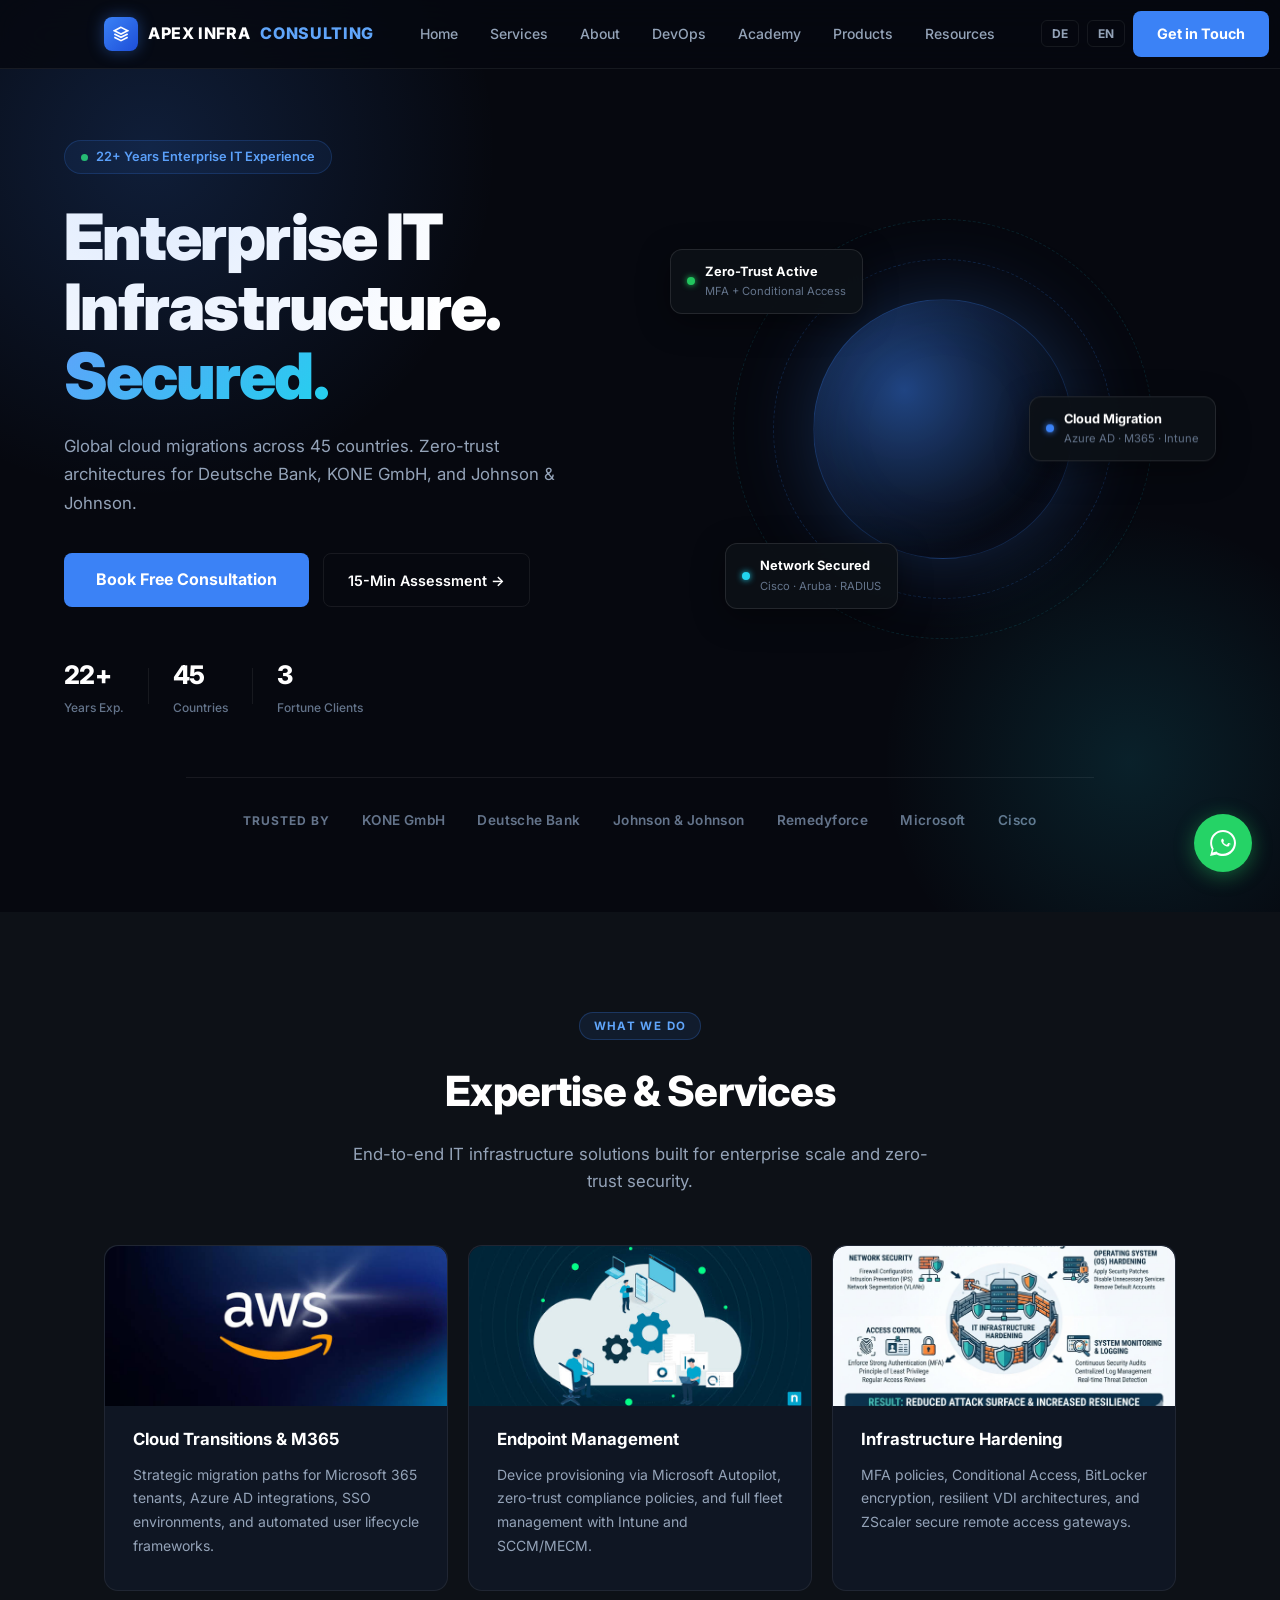
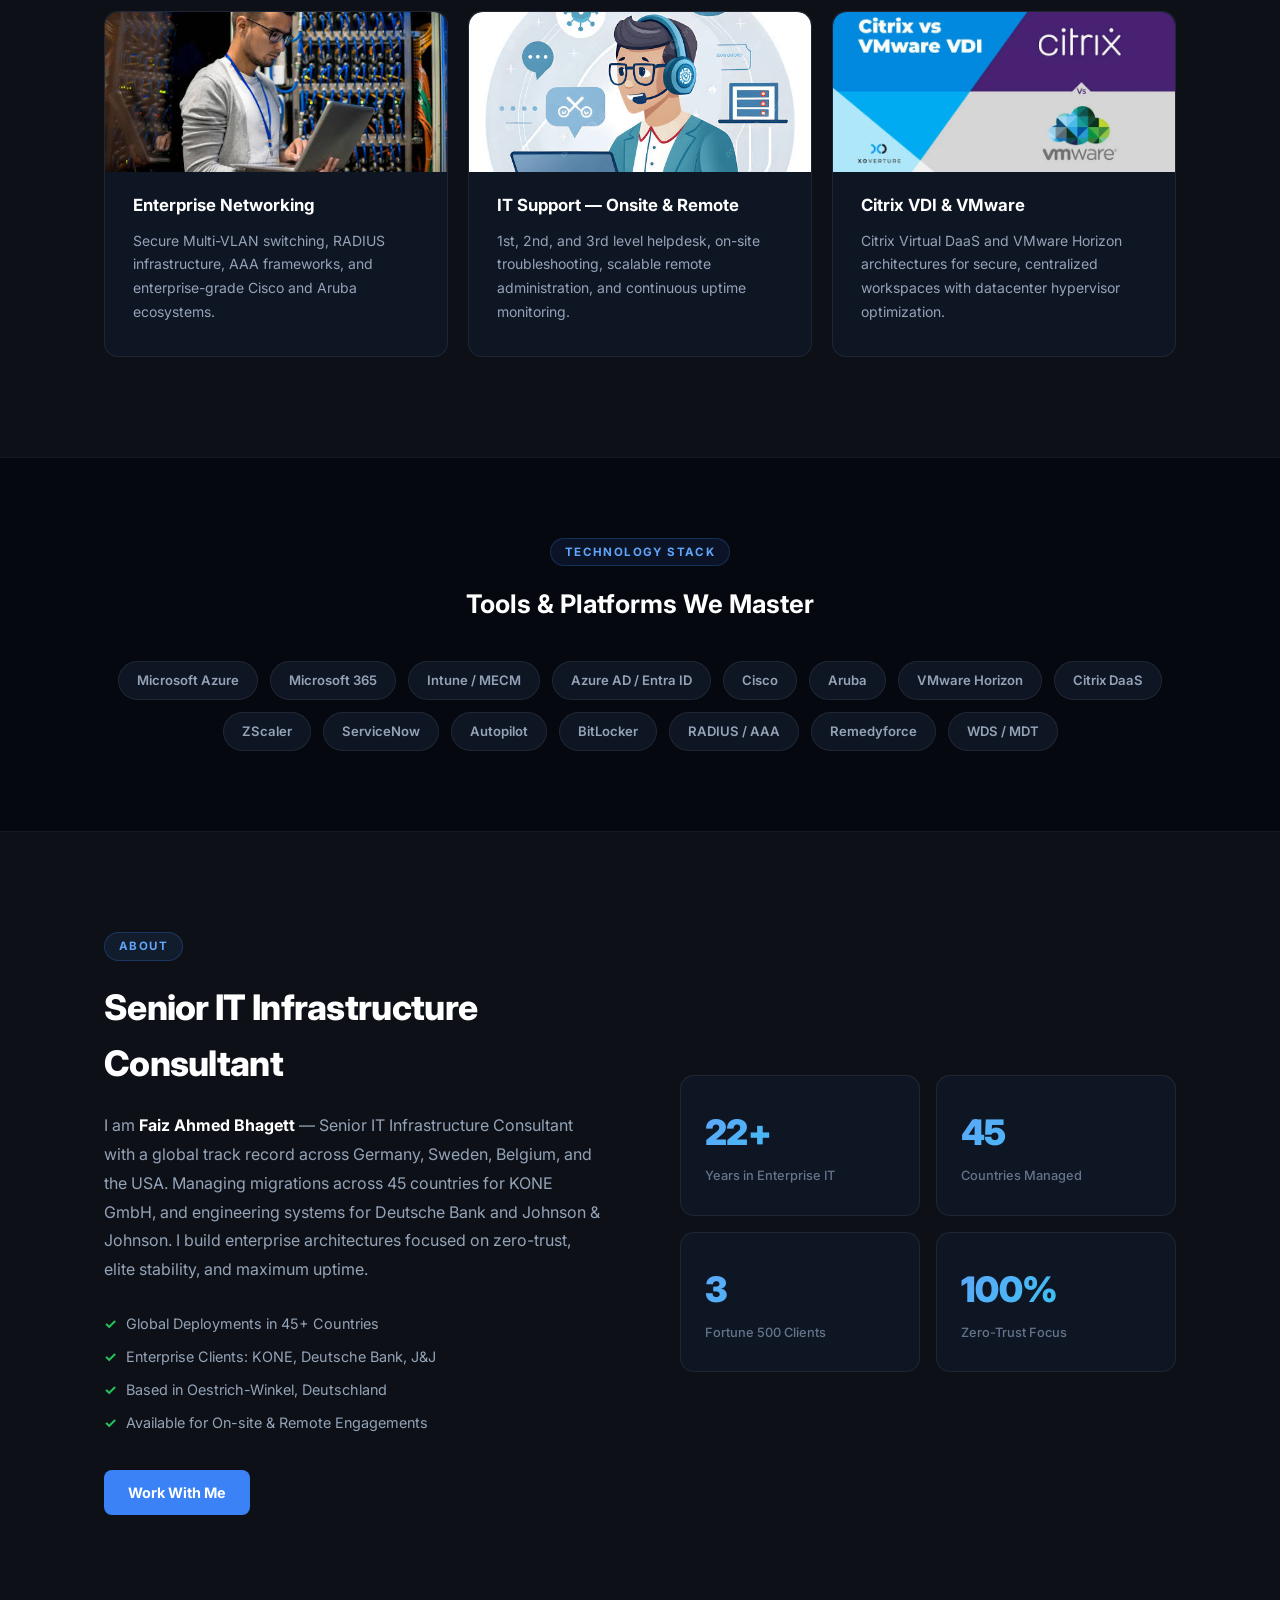
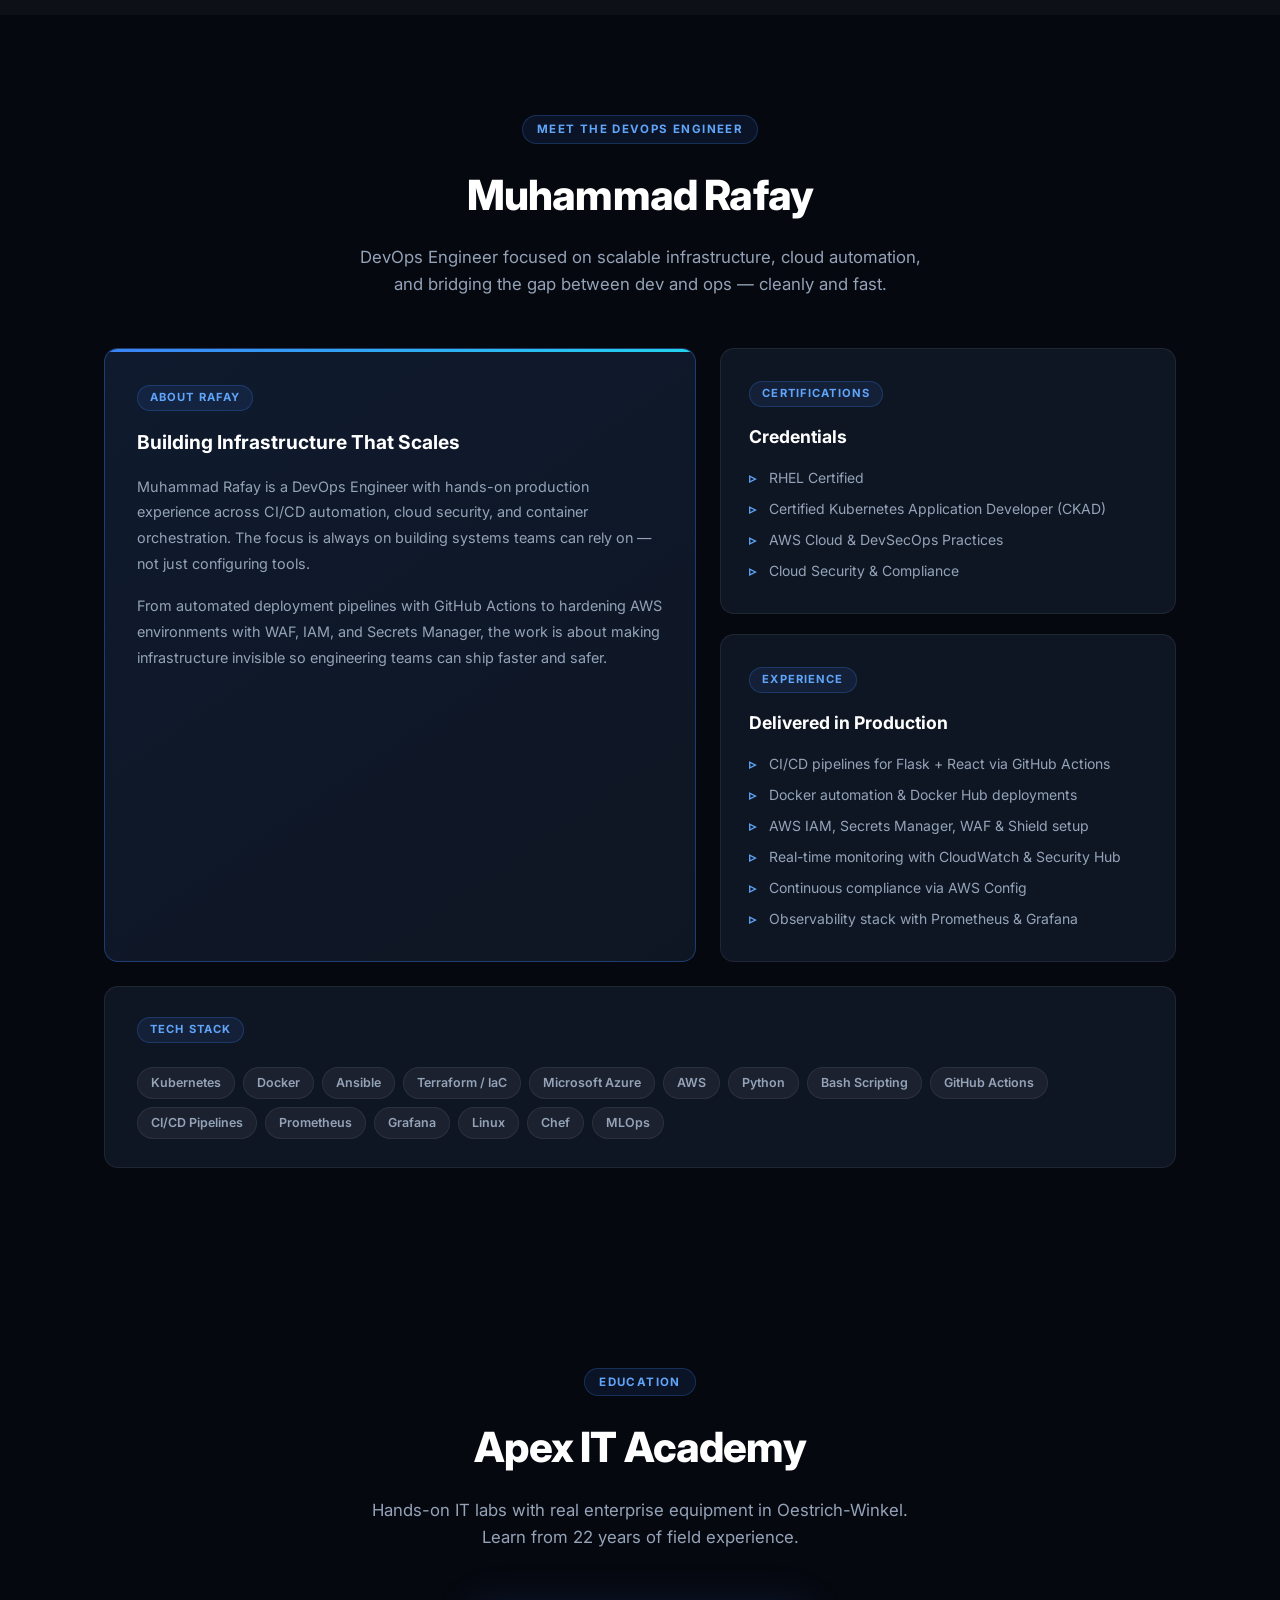
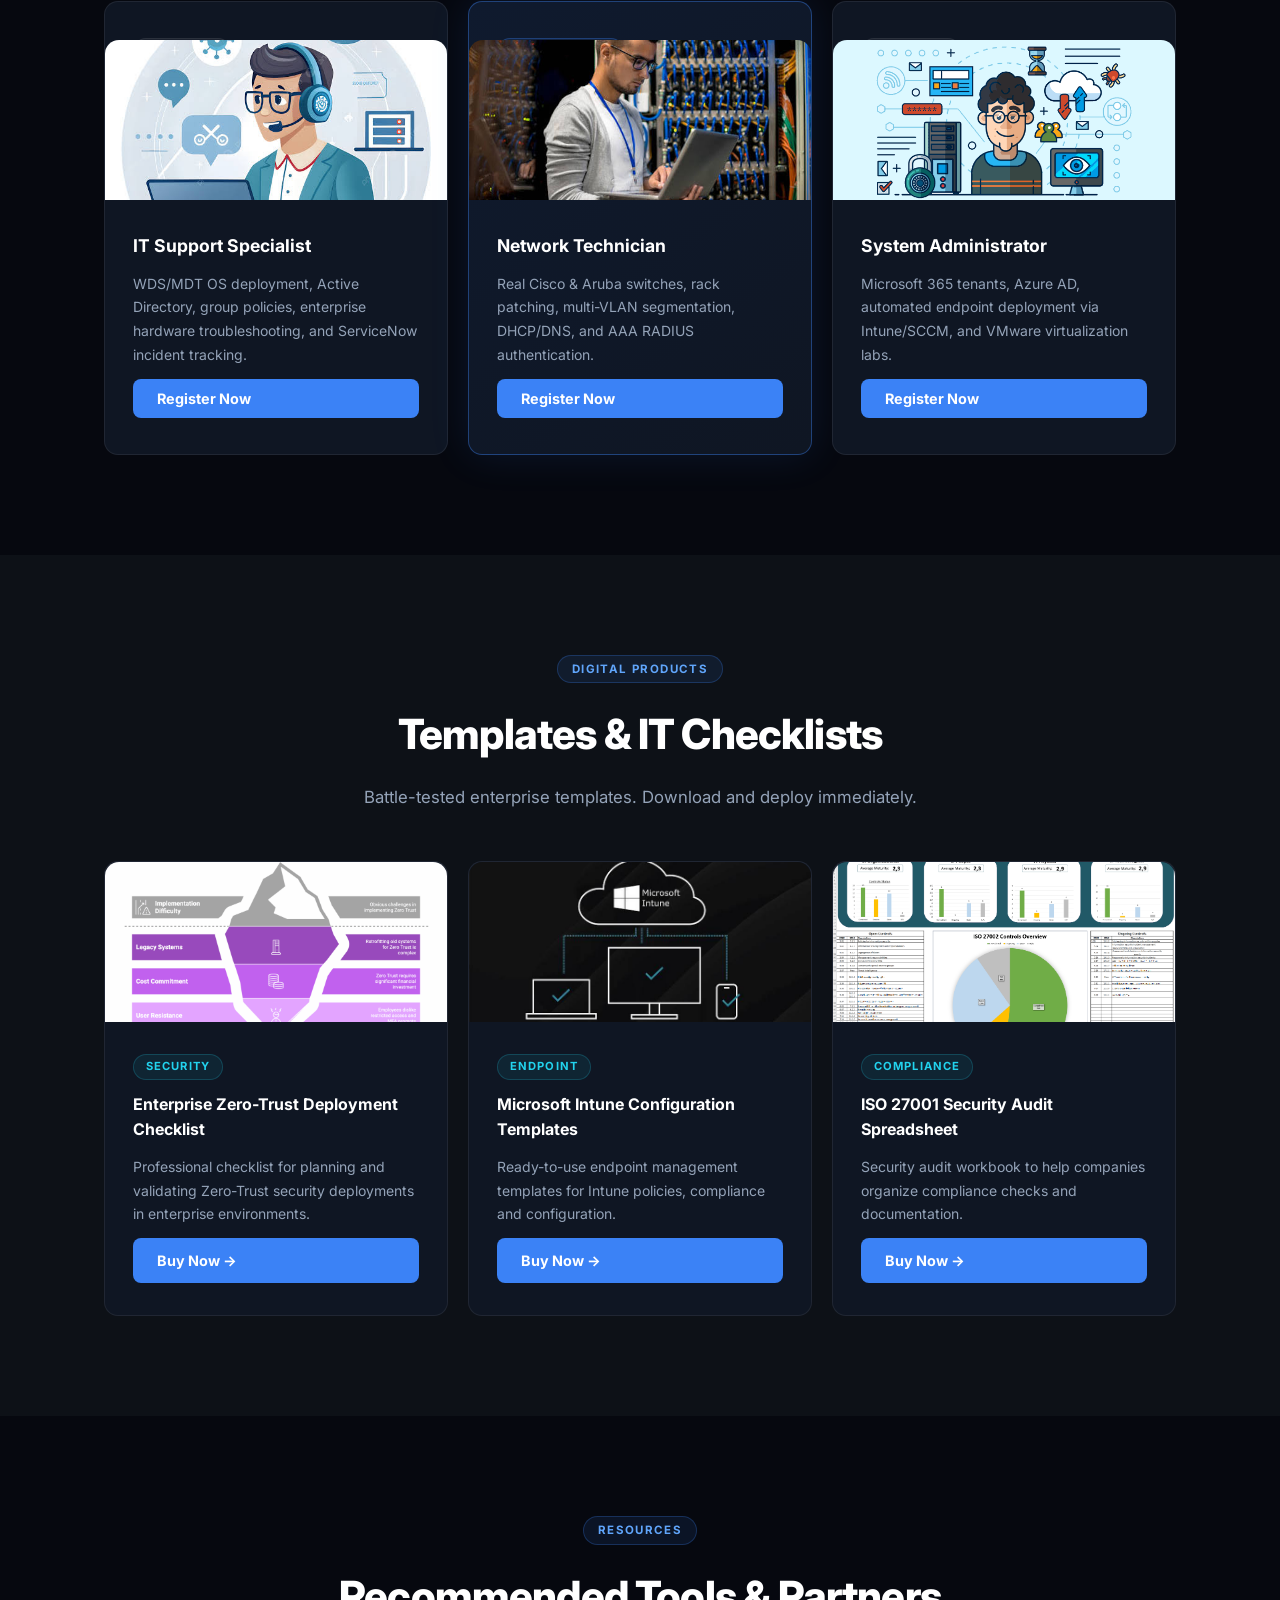
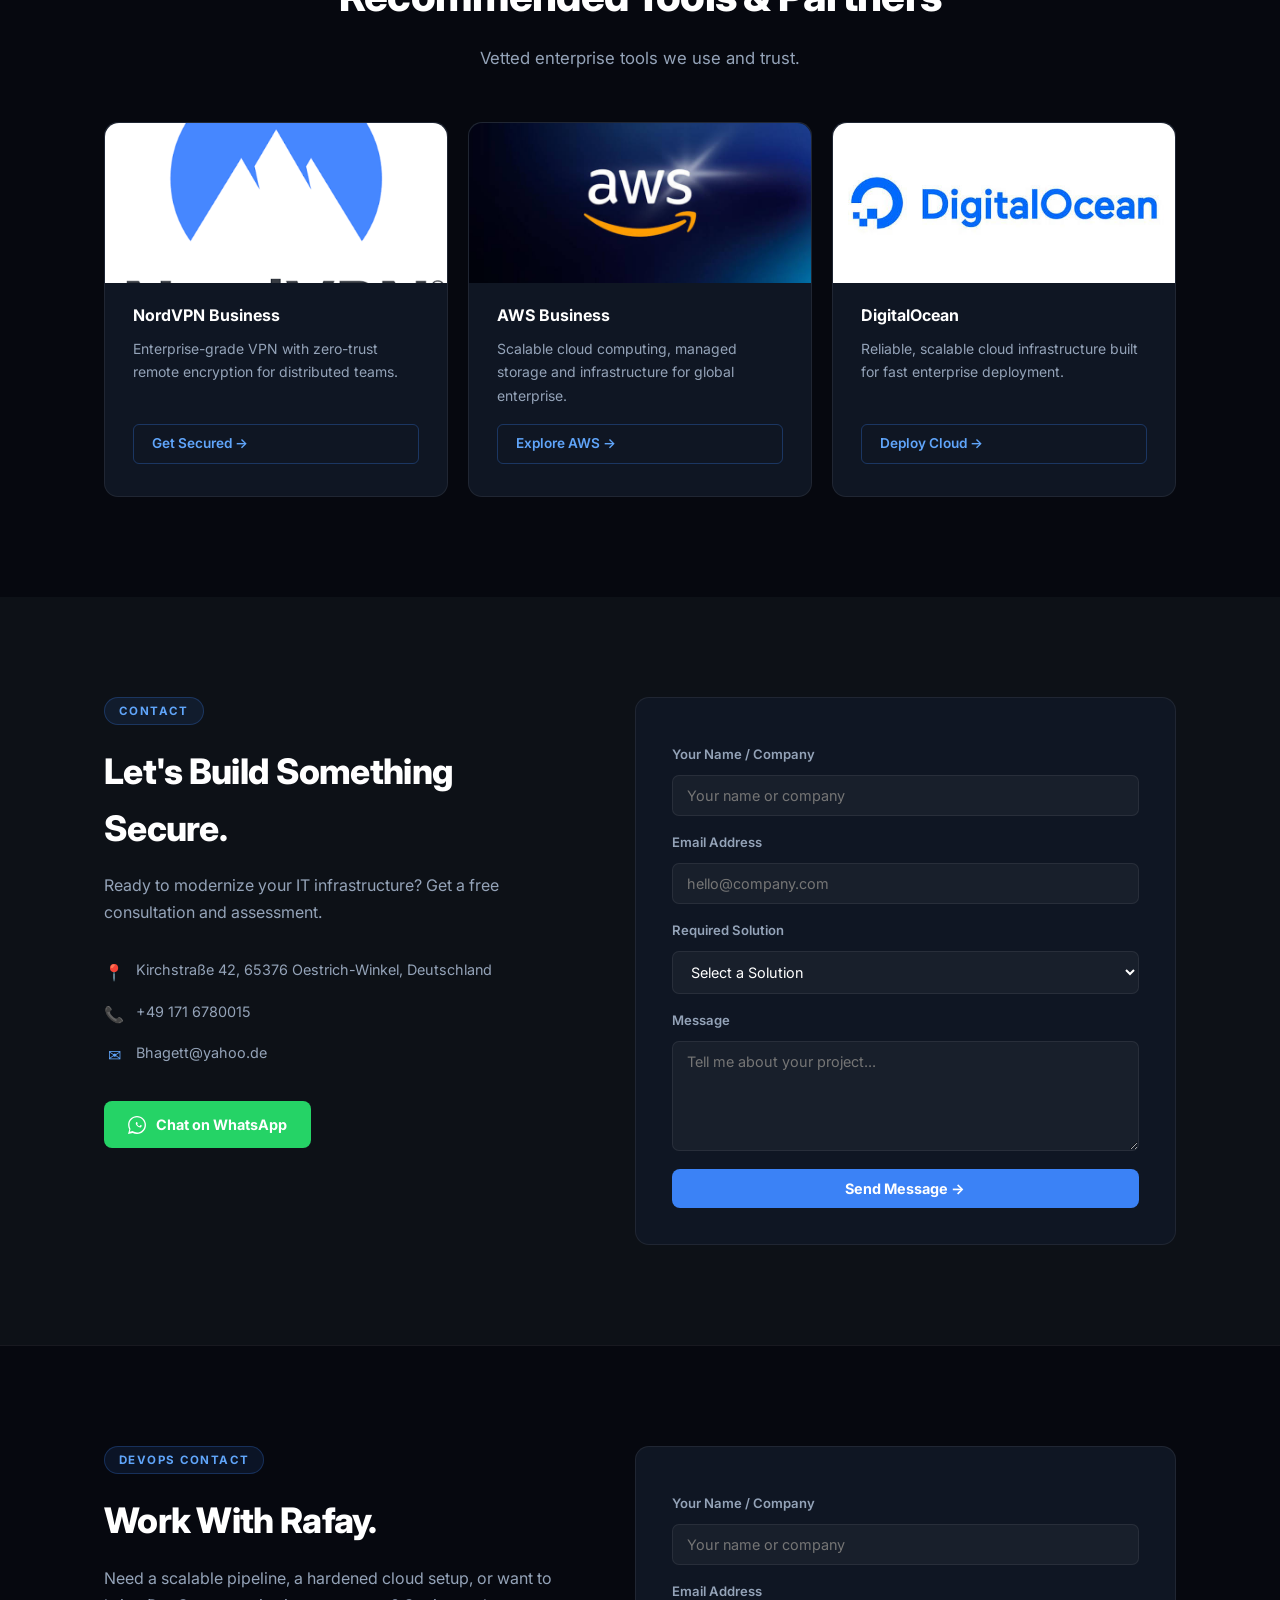
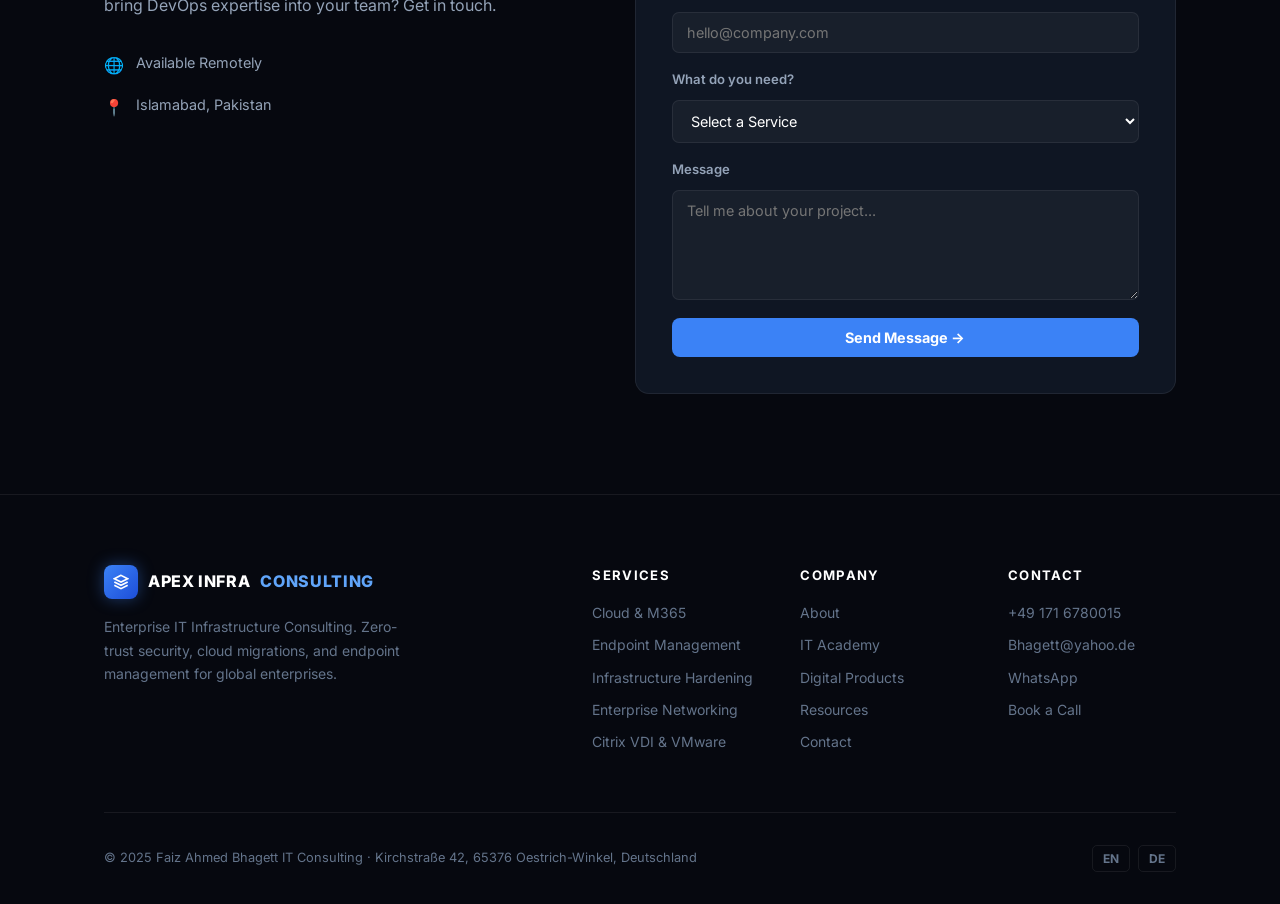
<file: index.html>
<!DOCTYPE html>
<html lang="en">
<head>
    <meta charset="UTF-8">
    <meta name="viewport" content="width=device-width, initial-scale=1.0">
    <title>Apex Infra Consulting | Faiz Ahmed Bhagett</title>
    <link rel="preconnect" href="https://fonts.googleapis.com">
    <link href="https://fonts.googleapis.com/css2?family=Inter:wght@400;500;600;700;800;900&display=swap" rel="stylesheet">
    <link rel="stylesheet" href="style.css">
</head>
<body>

<!-- NAVBAR -->
<header id="navbar">
    <div class="nav-inner">
        <a href="#home" class="logo">
            <div class="logo-icon">
                <svg width="16" height="16" viewBox="0 0 24 24" fill="none" stroke="#fff" stroke-width="2.5">
                    <path d="M12 2L2 7l10 5 10-5-10-5z"/>
                    <path d="M2 17l10 5 10-5"/>
                    <path d="M2 12l10 5 10-5"/>
                </svg>
            </div>
            APEX INFRA <span>CONSULTING</span>
        </a>
        <nav class="desktop-nav">
            <a href="#home" id="nav-home">Home</a>
            <a href="#services" id="nav-services">Services</a>
            <a href="#about" id="nav-about">About</a>
            <a href="#devops" id="nav-devops">DevOps</a>
            <a href="#academy" id="nav-academy">Academy</a>
            <a href="#products" id="nav-products">Products</a>
            <a href="#resources" id="nav-resources">Resources</a>
        </nav>
        <div class="nav-right">
            <button class="lang-btn" onclick="setLanguage('de')">DE</button>
            <button class="lang-btn" onclick="setLanguage('en')">EN</button>
            <a href="#contact" class="btn-primary" id="nav-cta">Get in Touch</a>
            <button class="hamburger" id="hamburger" aria-label="Open menu">
                <span></span><span></span><span></span>
            </button>
        </div>
    </div>
    <div class="mobile-nav" id="mobile-nav">
        <a href="#home" onclick="closeMobileNav()">Home</a>
        <a href="#services" onclick="closeMobileNav()">Services</a>
        <a href="#about" onclick="closeMobileNav()">About</a>
        <a href="#devops" onclick="closeMobileNav()">DevOps</a>
        <a href="#academy" onclick="closeMobileNav()">Academy</a>
        <a href="#products" onclick="closeMobileNav()">Products</a>
        <a href="#resources" onclick="closeMobileNav()">Resources</a>
        <a href="#contact" onclick="closeMobileNav()">Contact</a>
    </div>
</header>

<!-- HERO -->
<section id="home" class="hero">
    <div class="hero-glow"></div>
    <div class="hero-glow2"></div>
    <div class="hero-inner">
        <div class="hero-left">
            <div class="hero-badge">
                <span class="badge-dot"></span>
                <span id="hero-badge">22+ Years Enterprise IT Experience</span>
            </div>
            <h1 id="hero-h1">Enterprise IT<br>Infrastructure.<br><em>Secured.</em></h1>
            <p id="hero-p">Global cloud migrations across 45 countries. Zero-trust architectures for Deutsche Bank, KONE GmbH, and Johnson &amp; Johnson.</p>
            <div class="hero-actions">
                <a href="#contact" class="btn-primary large" id="hero-btn">Book Free Consultation</a>
                <a href="https://calendly.com/bhagett2021/15" target="_blank" rel="noopener noreferrer" class="btn-outline" id="assessment-btn">15-Min Assessment →</a>
            </div>
            <div class="hero-stats">
                <div class="hstat"><span class="hstat-n">22+</span><span class="hstat-l">Years Exp.</span></div>
                <div class="hstat-sep"></div>
                <div class="hstat"><span class="hstat-n">45</span><span class="hstat-l">Countries</span></div>
                <div class="hstat-sep"></div>
                <div class="hstat"><span class="hstat-n">3</span><span class="hstat-l">Fortune Clients</span></div>
            </div>
        </div>
        <div class="hero-right">
            <div class="hero-visual">
                <div class="vis-orb"></div>
                <div class="vis-ring"></div>
                <div class="vis-ring r2"></div>
                <div class="float-chip chip1">
                    <span class="chip-dot green"></span>
                    <div><strong>Zero-Trust Active</strong><small>MFA + Conditional Access</small></div>
                </div>
                <div class="float-chip chip2">
                    <span class="chip-dot blue"></span>
                    <div><strong>Cloud Migration</strong><small>Azure AD · M365 · Intune</small></div>
                </div>
                <div class="float-chip chip3">
                    <span class="chip-dot cyan"></span>
                    <div><strong>Network Secured</strong><small>Cisco · Aruba · RADIUS</small></div>
                </div>
            </div>
        </div>
    </div>
    <div class="trusted-bar">
        <span class="trusted-lbl">Trusted by</span>
        <div class="trusted-logos">
            <span>KONE GmbH</span>
            <span>Deutsche Bank</span>
            <span>Johnson &amp; Johnson</span>
            <span>Remedyforce</span>
            <span>Microsoft</span>
            <span>Cisco</span>
        </div>
    </div>
</section>

<!-- SERVICES -->
<section id="services" class="section">
    <div class="wrap">
        <div class="sec-label">What We Do</div>
        <h2 id="services-title">Expertise &amp; Services</h2>
        <p class="sec-sub">End-to-end IT infrastructure solutions built for enterprise scale and zero-trust security.</p>
        <div class="services-grid">
            <div class="svc-card">
                <div class="svc-icon-wrap"><img src="aws.jpeg" alt="Cloud &amp; M365"></div>
                <h3 id="srv1-h">Cloud Transitions &amp; M365</h3>
                <p id="srv1-p">Strategic migration paths for Microsoft 365 tenants, Azure AD integrations, SSO environments, and automated user lifecycle frameworks.</p>
            </div>
            <div class="svc-card">
                <div class="svc-icon-wrap"><img src="endpoint management).jpeg" alt="Endpoint Management"></div>
                <h3 id="srv2-h">Endpoint Management</h3>
                <p id="srv2-p">Device provisioning via Microsoft Autopilot, zero-trust compliance policies, and full fleet management with Intune and SCCM/MECM.</p>
            </div>
            <div class="svc-card">
                <div class="svc-icon-wrap"><img src="infrastruture hardening.jpeg" alt="Infrastructure Hardening"></div>
                <h3 id="srv3-h">Infrastructure Hardening</h3>
                <p id="srv3-p">MFA policies, Conditional Access, BitLocker encryption, resilient VDI architectures, and ZScaler secure remote access gateways.</p>
            </div>
            <div class="svc-card">
                <div class="svc-icon-wrap"><img src="network tech.jpeg" alt="Enterprise Networking"></div>
                <h3 id="srv4-h">Enterprise Networking</h3>
                <p id="srv4-p">Secure Multi-VLAN switching, RADIUS infrastructure, AAA frameworks, and enterprise-grade Cisco and Aruba ecosystems.</p>
            </div>
            <div class="svc-card">
                <div class="svc-icon-wrap"><img src="IT support.jpeg" alt="IT Support"></div>
                <h3 id="srv5-h">IT Support — Onsite &amp; Remote</h3>
                <p id="srv5-p">1st, 2nd, and 3rd level helpdesk, on-site troubleshooting, scalable remote administration, and continuous uptime monitoring.</p>
            </div>
            <div class="svc-card">
                <div class="svc-icon-wrap"><img src="citrix vmwar.jpeg" alt="Citrix VDI &amp; VMware"></div>
                <h3 id="srv6-h">Citrix VDI &amp; VMware</h3>
                <p id="srv6-p">Citrix Virtual DaaS and VMware Horizon architectures for secure, centralized workspaces with datacenter hypervisor optimization.</p>
            </div>
        </div>
    </div>
</section>

<!-- TECH STACK -->
<section class="tech-section">
    <div class="wrap">
        <div class="sec-label">Technology Stack</div>
        <h2>Tools &amp; Platforms We Master</h2>
        <div class="tech-grid">
            <div class="tech-pill">Microsoft Azure</div>
            <div class="tech-pill">Microsoft 365</div>
            <div class="tech-pill">Intune / MECM</div>
            <div class="tech-pill">Azure AD / Entra ID</div>
            <div class="tech-pill">Cisco</div>
            <div class="tech-pill">Aruba</div>
            <div class="tech-pill">VMware Horizon</div>
            <div class="tech-pill">Citrix DaaS</div>
            <div class="tech-pill">ZScaler</div>
            <div class="tech-pill">ServiceNow</div>
            <div class="tech-pill">Autopilot</div>
            <div class="tech-pill">BitLocker</div>
            <div class="tech-pill">RADIUS / AAA</div>
            <div class="tech-pill">Remedyforce</div>
            <div class="tech-pill">WDS / MDT</div>
        </div>
    </div>
</section>

<!-- ABOUT -->
<section id="about" class="section about-section">
    <div class="wrap">
        <div class="about-grid">
            <div class="about-left">
                <div class="sec-label">About</div>
                <h2 id="about-title">Senior IT Infrastructure Consultant</h2>
                <p id="about-p">I am <strong>Faiz Ahmed Bhagett</strong> — Senior IT Infrastructure Consultant with a global track record across Germany, Sweden, Belgium, and the USA. Managing migrations across 45 countries for KONE GmbH, and engineering systems for Deutsche Bank and Johnson &amp; Johnson. I build enterprise architectures focused on zero-trust, elite stability, and maximum uptime.</p>
                <ul class="about-list">
                    <li>Global Deployments in 45+ Countries</li>
                    <li>Enterprise Clients: KONE, Deutsche Bank, J&amp;J</li>
                    <li>Based in Oestrich-Winkel, Deutschland</li>
                    <li>Available for On-site &amp; Remote Engagements</li>
                </ul>
                <a href="#contact" class="btn-primary">Work With Me</a>
            </div>
            <div class="about-right">
                <div class="stats-grid">
                    <div class="stat-card"><span class="sc-num">22+</span><span class="sc-lbl">Years in Enterprise IT</span></div>
                    <div class="stat-card"><span class="sc-num">45</span><span class="sc-lbl">Countries Managed</span></div>
                    <div class="stat-card"><span class="sc-num">3</span><span class="sc-lbl">Fortune 500 Clients</span></div>
                    <div class="stat-card"><span class="sc-num">100%</span><span class="sc-lbl">Zero-Trust Focus</span></div>
                </div>
            </div>
        </div>
    </div>
</section>

<!-- DEVOPS EXPERTISE -->
<section id="devops" class="section devops-section">
    <div class="wrap">
        <div class="sec-label">Meet the DevOps Engineer</div>
        <h2>Muhammad Rafay</h2>
        <p class="sec-sub">DevOps Engineer focused on scalable infrastructure, cloud automation, and bridging the gap between dev and ops — cleanly and fast.</p>

        <div class="rafay-intro-grid">
            <div class="rafay-bio-card">
                <div class="devops-tag">About Rafay</div>
                <h3>Building Infrastructure That Scales</h3>
                <p>Muhammad Rafay is a DevOps Engineer with hands-on production experience across CI/CD automation, cloud security, and container orchestration. The focus is always on building systems teams can rely on — not just configuring tools.</p>
                <p>From automated deployment pipelines with GitHub Actions to hardening AWS environments with WAF, IAM, and Secrets Manager, the work is about making infrastructure invisible so engineering teams can ship faster and safer.</p>
            </div>

            <div class="devops-right-stack">
                <div class="devops-card">
                    <div class="devops-tag">Certifications</div>
                    <h3>Credentials</h3>
                    <ul class="devops-list">
                        <li>RHEL Certified</li>
                        <li>Certified Kubernetes Application Developer (CKAD)</li>
                        <li>AWS Cloud &amp; DevSecOps Practices</li>
                        <li>Cloud Security &amp; Compliance</li>
                    </ul>
                </div>
                <div class="devops-card">
                    <div class="devops-tag">Experience</div>
                    <h3>Delivered in Production</h3>
                    <ul class="devops-list">
                        <li>CI/CD pipelines for Flask + React via GitHub Actions</li>
                        <li>Docker automation &amp; Docker Hub deployments</li>
                        <li>AWS IAM, Secrets Manager, WAF &amp; Shield setup</li>
                        <li>Real-time monitoring with CloudWatch &amp; Security Hub</li>
                        <li>Continuous compliance via AWS Config</li>
                        <li>Observability stack with Prometheus &amp; Grafana</li>
                    </ul>
                </div>
            </div>
        </div>

        <div class="devops-tools-row">
            <div class="devops-tag" style="margin-bottom: 20px;">Tech Stack</div>
            <div class="devops-skills">
                <span>Kubernetes</span>
                <span>Docker</span>
                <span>Ansible</span>
                <span>Terraform / IaC</span>
                <span>Microsoft Azure</span>
                <span>AWS</span>
                <span>Python</span>
                <span>Bash Scripting</span>
                <span>GitHub Actions</span>
                <span>CI/CD Pipelines</span>
                <span>Prometheus</span>
                <span>Grafana</span>
                <span>Linux</span>
                <span>Chef</span>
                <span>MLOps</span>
            </div>
        </div>

    </div>
</section>

<!-- ACADEMY -->
<section id="academy" class="section">
    <div class="wrap">
        <div class="sec-label">Education</div>
        <h2 id="academy-title">Apex IT Academy</h2>
        <p class="sec-sub" id="academy-sub">Hands-on IT labs with real enterprise equipment in Oestrich-Winkel. Learn from 22 years of field experience.</p>
        <div class="academy-grid">
            <div class="ac-card">
                <div class="ac-tag">Course 01</div>
                <div class="ac-emoji"><img src="IT support.jpeg" alt="IT Support Specialist"></div>
                <h3>IT Support Specialist</h3>
                <p>WDS/MDT OS deployment, Active Directory, group policies, enterprise hardware troubleshooting, and ServiceNow incident tracking.</p>
                <button class="btn-primary" onclick="document.getElementById('solution').value='academy'; window.location.href='#contact';">Register Now</button>
            </div>
            <div class="ac-card ac-featured">
                <div class="ac-tag popular">Most Popular</div>
                <div class="ac-emoji"><img src="network tech.jpeg" alt="Network Technician"></div>
                <h3>Network Technician</h3>
                <p>Real Cisco &amp; Aruba switches, rack patching, multi-VLAN segmentation, DHCP/DNS, and AAA RADIUS authentication.</p>
                <button class="btn-primary" onclick="document.getElementById('solution').value='academy'; window.location.href='#contact';">Register Now</button>
            </div>
            <div class="ac-card">
                <div class="ac-tag">Course 03</div>
                <div class="ac-emoji"><img src="sysadmin.png" alt="System Administrator"></div>
                <h3>System Administrator</h3>
                <p>Microsoft 365 tenants, Azure AD, automated endpoint deployment via Intune/SCCM, and VMware virtualization labs.</p>
                <button class="btn-primary" onclick="document.getElementById('solution').value='academy-sysadmin'; window.location.href='#contact';">Register Now</button>
            </div>
        </div>
    </div>
</section>

<!-- PRODUCTS -->
<section id="products" class="section products-section">
    <div class="wrap">
        <div class="sec-label">Digital Products</div>
        <h2 id="products-title">Templates &amp; IT Checklists</h2>
        <p class="sec-sub">Battle-tested enterprise templates. Download and deploy immediately.</p>
        <div class="products-grid">
            <div class="prod-card">
                <div class="prod-emoji"><img src="zerotrust.png" alt="Zero-Trust"></div>
                <div class="prod-tag">Security</div>
                <h3 id="p1-title">Enterprise Zero-Trust Deployment Checklist</h3>
                <p id="p1-desc">Professional checklist for planning and validating Zero-Trust security deployments in enterprise environments.</p>
                <a class="btn-primary" id="p1-btn" href="https://bhagett.gumroad.com/l/rbzjx" target="_blank" rel="noopener noreferrer">Buy Now →</a>
            </div>
            <div class="prod-card">
                <div class="prod-emoji"><img src="Microsoft Intune Configuration Templates.jpeg" alt="Intune Templates"></div>
                <div class="prod-tag">Endpoint</div>
                <h3 id="p2-title">Microsoft Intune Configuration Templates</h3>
                <p id="p2-desc">Ready-to-use endpoint management templates for Intune policies, compliance and configuration.</p>
                <a class="btn-primary" id="p2-btn" href="https://bhagett.gumroad.com/l/ztggm" target="_blank" rel="noopener noreferrer">Buy Now →</a>
            </div>
            <div class="prod-card">
                <div class="prod-emoji"><img src="iso-27001-spreadsheet.png" alt="ISO 27001"></div>
                <div class="prod-tag">Compliance</div>
                <h3 id="p3-title">ISO 27001 Security Audit Spreadsheet</h3>
                <p id="p3-desc">Security audit workbook to help companies organize compliance checks and documentation.</p>
                <a class="btn-primary" id="p3-btn" href="https://bhagett.gumroad.com/l/nqlejb" target="_blank" rel="noopener noreferrer">Buy Now →</a>
            </div>
        </div>
    </div>
</section>

<!-- RESOURCES -->
<section id="resources" class="section">
    <div class="wrap">
        <div class="sec-label">Resources</div>
        <h2>Recommended Tools &amp; Partners</h2>
        <p class="sec-sub">Vetted enterprise tools we use and trust.</p>
        <div class="resources-grid">
            <div class="res-card">
                <div class="res-emoji"><img src="nordvpn.png" alt="NordVPN"></div>
                <h3>NordVPN Business</h3>
                <p>Enterprise-grade VPN with zero-trust remote encryption for distributed teams.</p>
                <a href="https://nordvpn.com" target="_blank" rel="noopener noreferrer" class="btn-outline-sm">Get Secured →</a>
            </div>
            <div class="res-card">
                <div class="res-emoji"><img src="aws.jpeg" alt="AWS"></div>
                <h3>AWS Business</h3>
                <p>Scalable cloud computing, managed storage and infrastructure for global enterprise.</p>
                <a href="https://aws.amazon.com" target="_blank" rel="noopener noreferrer" class="btn-outline-sm">Explore AWS →</a>
            </div>
            <div class="res-card">
                <div class="res-emoji"><img src="digitalocean.jpeg" alt="DigitalOcean"></div>
                <h3>DigitalOcean</h3>
                <p>Reliable, scalable cloud infrastructure built for fast enterprise deployment.</p>
                <a href="https://digitalocean.com" target="_blank" rel="noopener noreferrer" class="btn-outline-sm">Deploy Cloud →</a>
            </div>
        </div>
    </div>
</section>

<!-- CONTACT -->
<section id="contact" class="section contact-section">
    <div class="wrap">
        <div class="contact-grid">
            <div class="contact-left">
                <div class="sec-label">Contact</div>
                <h2 id="contact-title">Let's Build Something Secure.</h2>
                <p>Ready to modernize your IT infrastructure? Get a free consultation and assessment.</p>
                <div class="contact-info-list">
                    <div class="ci-row"><span class="ci-icon">&#128205;</span><span>Kirchstraße 42, 65376 Oestrich-Winkel, Deutschland</span></div>
                    <div class="ci-row"><span class="ci-icon">&#128222;</span><span>+49 171 6780015</span></div>
                    <div class="ci-row"><span class="ci-icon">&#9993;</span><span>Bhagett@yahoo.de</span></div>
                </div>
                <a href="https://wa.me/491716780015" target="_blank" rel="noopener noreferrer" class="wa-btn">
                    <svg viewBox="0 0 24 24" width="18" height="18" fill="currentColor"><path d="M.057 24l1.687-6.163c-1.041-1.804-1.588-3.849-1.587-5.946C.06 5.348 5.397.01 12.008.01c3.202.001 6.212 1.246 8.477 3.513 2.266 2.268 3.507 5.28 3.505 8.484-.004 6.657-5.34 11.997-11.953 11.997-2.005-.001-3.973-.502-5.713-1.455L0 24zm6.59-3.559c1.66.985 3.513 1.504 5.405 1.505 5.554 0 10.075-4.519 10.078-10.074.002-2.693-1.047-5.224-2.951-7.127C17.225 2.841 14.7 1.793 12.003 1.793c-5.556 0-10.077 4.52-10.08 10.074-.001 1.884.492 3.725 1.431 5.36l-.993 3.63 3.712-.973zm13.04-7.391c-.329-.165-1.943-.959-2.242-1.068-.3-.11-.518-.165-.736.165-.219.329-.846 1.068-1.037 1.288-.19.22-.382.247-.711.082-1.129-.566-1.904-1.001-2.652-2.285-.197-.339.197-.315.562-1.042.061-.123.031-.23-.015-.329-.047-.099-.423-1.019-.579-1.396-.152-.365-.307-.315-.423-.321-.109-.005-.234-.006-.36-.006-.126 0-.331.047-.504.236-.173.188-.66.645-.66 1.573 0 .928.675 1.825.77 1.951.095.126 1.329 2.03 3.22 2.845.449.194.8.311 1.074.398.452.144.862.124 1.187.075.363-.055 1.14-.466 1.3-.916.16-.45.16-.836.113-.916-.047-.08-.173-.123-.502-.288z"/></svg>
                    Chat on WhatsApp
                </a>
            </div>
            <div class="contact-right">
                <form action="https://formspree.io/f/xdavepnq" method="POST" class="contact-form">
                    <input type="hidden" name="_cc" value="muhammadrafay588@gmail.com">
                    <label for="name" id="lbl-name">Your Name / Company</label>
                    <input type="text" id="name" name="name" placeholder="Your name or company" required>
                    <label for="email" id="lbl-email">Email Address</label>
                    <input type="email" id="email" name="email" placeholder="hello@company.com" required>
                    <label for="solution" id="lbl-solution">Required Solution</label>
                    <select id="solution" name="solution" required>
                        <option value="">Select a Solution</option>
                        <option value="cloud">Cloud Migration &amp; M365</option>
                        <option value="security">IT Security Hardening</option>
                        <option value="network">Network Optimization</option>
                        <option value="support">IT Support</option>
                        <option value="academy">IT Academy Lab Training</option>
                    </select>
                    <label for="message" id="lbl-msg">Message</label>
                    <textarea id="message" name="message" rows="4" placeholder="Tell me about your project..." required></textarea>
                    <button type="submit" id="btn-submit" class="btn-primary btn-full">Send Message →</button>
                </form>
            </div>
        </div>
    </div>
</section>

<!-- RAFAY CONTACT -->
<section id="contact-rafay" class="section rafay-contact-section">
    <div class="wrap">
        <div class="rafay-contact-grid">
            <div class="contact-left">
                <div class="sec-label">DevOps Contact</div>
                <h2>Work With Rafay.</h2>
                <p>Need a scalable pipeline, a hardened cloud setup, or want to bring DevOps expertise into your team? Get in touch.</p>
                <div class="contact-info-list">
                    <div class="ci-row"><span class="ci-icon">&#127760;</span><span>Available Remotely</span></div>
                    <div class="ci-row"><span class="ci-icon">&#128205;</span><span>Islamabad, Pakistan</span></div>
                </div>
            </div>
            <div class="contact-right">
                <form action="https://formspree.io/f/xdavepnq" method="POST" class="contact-form">
                    <input type="hidden" name="_cc" value="muhammadrafay588@gmail.com">
                    <label for="rafay-name">Your Name / Company</label>
                    <input type="text" id="rafay-name" name="name" placeholder="Your name or company" required>
                    <label for="rafay-email">Email Address</label>
                    <input type="email" id="rafay-email" name="email" placeholder="hello@company.com" required>
                    <label for="rafay-service">What do you need?</label>
                    <select id="rafay-service" name="service" required>
                        <option value="">Select a Service</option>
                        <option value="cicd">CI/CD Pipeline Setup</option>
                        <option value="kubernetes">Kubernetes / Container Orchestration</option>
                        <option value="cloud">AWS / Azure Cloud Infrastructure</option>
                        <option value="iac">Infrastructure as Code (Terraform / Ansible)</option>
                        <option value="monitoring">Monitoring &amp; Observability</option>
                        <option value="security">DevSecOps &amp; Cloud Security</option>
                        <option value="other">Other</option>
                    </select>
                    <label for="rafay-message">Message</label>
                    <textarea id="rafay-message" name="message" rows="4" placeholder="Tell me about your project..." required></textarea>
                    <button type="submit" class="btn-primary btn-full">Send Message →</button>
                </form>
            </div>
        </div>
    </div>
</section>

<!-- FOOTER -->
<footer>
    <div class="wrap">
        <div class="footer-top">
            <div class="footer-brand">
                <a href="#home" class="logo">
                    <div class="logo-icon">
                        <svg width="16" height="16" viewBox="0 0 24 24" fill="none" stroke="#fff" stroke-width="2.5"><path d="M12 2L2 7l10 5 10-5-10-5z"/><path d="M2 17l10 5 10-5"/><path d="M2 12l10 5 10-5"/></svg>
                    </div>
                    APEX INFRA <span>CONSULTING</span>
                </a>
                <p>Enterprise IT Infrastructure Consulting. Zero-trust security, cloud migrations, and endpoint management for global enterprises.</p>
            </div>
            <div class="footer-cols">
                <div class="footer-col">
                    <h4>Services</h4>
                    <a href="#services">Cloud &amp; M365</a>
                    <a href="#services">Endpoint Management</a>
                    <a href="#services">Infrastructure Hardening</a>
                    <a href="#services">Enterprise Networking</a>
                    <a href="#services">Citrix VDI &amp; VMware</a>
                </div>
                <div class="footer-col">
                    <h4>Company</h4>
                    <a href="#about">About</a>
                    <a href="#academy">IT Academy</a>
                    <a href="#products">Digital Products</a>
                    <a href="#resources">Resources</a>
                    <a href="#contact">Contact</a>
                </div>
                <div class="footer-col">
                    <h4>Contact</h4>
                    <a href="tel:+491716780015">+49 171 6780015</a>
                    <a href="mailto:Bhagett@yahoo.de">Bhagett@yahoo.de</a>
                    <a href="https://wa.me/491716780015" target="_blank" rel="noopener noreferrer">WhatsApp</a>
                    <a href="https://calendly.com/bhagett2021/15" target="_blank" rel="noopener noreferrer">Book a Call</a>
                </div>
            </div>
        </div>
        <div class="footer-bottom">
            <p>© 2025 Faiz Ahmed Bhagett IT Consulting · Kirchstraße 42, 65376 Oestrich-Winkel, Deutschland</p>
            <div class="footer-lang">
                <button onclick="setLanguage('en')">EN</button>
                <button onclick="setLanguage('de')">DE</button>
            </div>
        </div>
    </div>
</footer>

<!-- WhatsApp Float -->
<a href="https://wa.me/491716780015" target="_blank" rel="noopener noreferrer" class="wa-float" aria-label="Chat on WhatsApp">
    <svg viewBox="0 0 24 24" width="26" height="26" fill="currentColor"><path d="M.057 24l1.687-6.163c-1.041-1.804-1.588-3.849-1.587-5.946C.06 5.348 5.397.01 12.008.01c3.202.001 6.212 1.246 8.477 3.513 2.266 2.268 3.507 5.28 3.505 8.484-.004 6.657-5.34 11.997-11.953 11.997-2.005-.001-3.973-.502-5.713-1.455L0 24zm6.59-3.559c1.66.985 3.513 1.504 5.405 1.505 5.554 0 10.075-4.519 10.078-10.074.002-2.693-1.047-5.224-2.951-7.127C17.225 2.841 14.7 1.793 12.003 1.793c-5.556 0-10.077 4.52-10.08 10.074-.001 1.884.492 3.725 1.431 5.36l-.993 3.63 3.712-.973zm13.04-7.391c-.329-.165-1.943-.959-2.242-1.068-.3-.11-.518-.165-.736.165-.219.329-.846 1.068-1.037 1.288-.19.22-.382.247-.711.082-1.129-.566-1.904-1.001-2.652-2.285-.197-.339.197-.315.562-1.042.061-.123.031-.23-.015-.329-.047-.099-.423-1.019-.579-1.396-.152-.365-.307-.315-.423-.321-.109-.005-.234-.006-.36-.006-.126 0-.331.047-.504.236-.173.188-.66.645-.66 1.573 0 .928.675 1.825.77 1.951.095.126 1.329 2.03 3.22 2.845.449.194.8.311 1.074.398.452.144.862.124 1.187.075.363-.055 1.14-.466 1.3-.916.16-.45.16-.836.113-.916-.047-.08-.173-.123-.502-.288z"/></svg>
</a>

<script src="script.js"></script>
</body>
</html>
</file>
<file: style.css>
/* =============================================
   RESET & TOKENS
   ============================================= */
*, *::before, *::after { margin: 0; padding: 0; box-sizing: border-box; }

:root {
    --bg:       #06080f;
    --bg2:      #0d1117;
    --bg3:      #111827;
    --card:     #0f1623;
    --border:   rgba(255,255,255,0.07);
    --accent:   #3b82f6;
    --accent2:  #60a5fa;
    --cyan:     #22d3ee;
    --green:    #22c55e;
    --white:    #ffffff;
    --muted:    #94a3b8;
    --dim:      #64748b;
    --radius:   14px;
    --font:     'Inter', -apple-system, BlinkMacSystemFont, sans-serif;
}

html { scroll-behavior: smooth; }

body {
    font-family: var(--font);
    background: var(--bg);
    color: var(--white);
    line-height: 1.6;
    -webkit-font-smoothing: antialiased;
}

a { text-decoration: none; color: inherit; }
strong { color: var(--white); }

/* =============================================
   UTILITY
   ============================================= */
.wrap { max-width: 1200px; margin: 0 auto; padding: 0 5%; }

.sec-label {
    display: inline-block;
    font-size: 0.72rem;
    font-weight: 700;
    letter-spacing: 0.12em;
    text-transform: uppercase;
    color: var(--accent2);
    background: rgba(59,130,246,0.1);
    border: 1px solid rgba(59,130,246,0.25);
    padding: 4px 14px;
    border-radius: 999px;
    margin-bottom: 18px;
}

.sec-sub {
    color: var(--muted);
    font-size: 1.05rem;
    max-width: 580px;
    margin: 0 auto 50px;
    text-align: center;
}

.section { padding: 100px 0; }

.section h2 {
    font-size: clamp(1.8rem, 3.5vw, 2.6rem);
    font-weight: 800;
    text-align: center;
    margin-bottom: 16px;
    letter-spacing: -0.02em;
}

/* =============================================
   BUTTONS
   ============================================= */
.btn-primary {
    display: inline-flex;
    align-items: center;
    gap: 6px;
    background: var(--accent);
    color: #fff;
    font-weight: 700;
    font-size: 0.9rem;
    padding: 11px 24px;
    border-radius: 8px;
    border: none;
    cursor: pointer;
    transition: background 0.2s, transform 0.2s, box-shadow 0.2s;
    white-space: nowrap;
    font-family: var(--font);
}
.btn-primary:hover {
    background: var(--accent2);
    transform: translateY(-2px);
    box-shadow: 0 8px 24px rgba(59,130,246,0.35);
}
.btn-primary.large { padding: 14px 32px; font-size: 1rem; }
.btn-primary.btn-full { width: 100%; justify-content: center; }

.btn-outline {
    display: inline-flex;
    align-items: center;
    gap: 6px;
    background: transparent;
    color: var(--white);
    font-weight: 600;
    font-size: 0.9rem;
    padding: 11px 24px;
    border-radius: 8px;
    border: 1px solid var(--border);
    cursor: pointer;
    transition: border-color 0.2s, background 0.2s;
    white-space: nowrap;
}
.btn-outline:hover { border-color: rgba(255,255,255,0.3); background: rgba(255,255,255,0.05); }

.btn-outline-sm {
    display: inline-block;
    font-size: 0.85rem;
    font-weight: 600;
    color: var(--accent2);
    border: 1px solid rgba(59,130,246,0.3);
    padding: 8px 18px;
    border-radius: 6px;
    margin-top: 16px;
    transition: background 0.2s, border-color 0.2s;
}
.btn-outline-sm:hover { background: rgba(59,130,246,0.1); border-color: var(--accent2); }

/* =============================================
   NAVBAR
   ============================================= */
#navbar {
    position: fixed;
    top: 0; left: 0; right: 0;
    z-index: 1000;
    background: rgba(6,8,15,0.8);
    backdrop-filter: blur(20px);
    -webkit-backdrop-filter: blur(20px);
    border-bottom: 1px solid var(--border);
    transition: background 0.3s;
}

.nav-inner {
    max-width: 1200px;
    margin: 0 auto;
    padding: 0 5%;
    height: 68px;
    display: flex;
    align-items: center;
    gap: 32px;
}

.logo {
    display: flex;
    align-items: center;
    gap: 10px;
    font-size: 1rem;
    font-weight: 800;
    letter-spacing: 0.04em;
    color: var(--white);
    flex-shrink: 0;
}
.logo span { color: var(--accent2); }

.logo-icon {
    width: 34px;
    height: 34px;
    background: linear-gradient(135deg, var(--accent), #1d4ed8);
    border-radius: 8px;
    display: flex;
    align-items: center;
    justify-content: center;
    flex-shrink: 0;
    box-shadow: 0 0 16px rgba(59,130,246,0.4);
}

.desktop-nav {
    display: flex;
    align-items: center;
    gap: 4px;
    margin-left: auto;
}

.desktop-nav a {
    color: var(--muted);
    font-size: 0.875rem;
    font-weight: 500;
    padding: 6px 14px;
    border-radius: 6px;
    transition: color 0.2s, background 0.2s;
    white-space: nowrap;
}
.desktop-nav a:hover { color: var(--white); background: rgba(255,255,255,0.06); }

.nav-right {
    display: flex;
    align-items: center;
    gap: 8px;
    flex-shrink: 0;
}

.lang-btn {
    background: transparent;
    border: 1px solid var(--border);
    color: var(--muted);
    font-size: 0.75rem;
    font-weight: 700;
    padding: 5px 10px;
    border-radius: 6px;
    cursor: pointer;
    font-family: var(--font);
    transition: border-color 0.2s, color 0.2s;
}
.lang-btn:hover { border-color: var(--accent2); color: var(--white); }

.hamburger {
    display: none;
    flex-direction: column;
    justify-content: space-between;
    width: 24px;
    height: 18px;
    background: none;
    border: none;
    cursor: pointer;
    padding: 0;
}
.hamburger span {
    display: block;
    height: 2px;
    background: var(--white);
    border-radius: 2px;
    transition: transform 0.3s, opacity 0.3s;
}

.mobile-nav {
    display: none;
    flex-direction: column;
    border-top: 1px solid var(--border);
    background: var(--bg2);
}
.mobile-nav a {
    padding: 14px 5%;
    color: var(--muted);
    font-weight: 500;
    font-size: 0.95rem;
    border-bottom: 1px solid var(--border);
    transition: color 0.2s;
}
.mobile-nav a:hover { color: var(--white); }
.mobile-nav.open { display: flex; }

/* =============================================
   HERO
   ============================================= */
.hero {
    min-height: 100vh;
    padding: 140px 5% 80px;
    position: relative;
    overflow: hidden;
    display: flex;
    flex-direction: column;
    justify-content: center;
}

.hero-glow {
    position: absolute;
    top: -200px; left: -200px;
    width: 700px; height: 700px;
    background: radial-gradient(circle, rgba(59,130,246,0.18) 0%, transparent 70%);
    pointer-events: none;
}
.hero-glow2 {
    position: absolute;
    bottom: -100px; right: -100px;
    width: 500px; height: 500px;
    background: radial-gradient(circle, rgba(34,211,238,0.12) 0%, transparent 70%);
    pointer-events: none;
}

.hero-inner {
    max-width: 1200px;
    margin: 0 auto;
    width: 100%;
    display: grid;
    grid-template-columns: 1fr 1fr;
    align-items: center;
    gap: 60px;
}

/* badge */
.hero-badge {
    display: inline-flex;
    align-items: center;
    gap: 8px;
    background: rgba(59,130,246,0.08);
    border: 1px solid rgba(59,130,246,0.2);
    padding: 6px 16px;
    border-radius: 999px;
    font-size: 0.8rem;
    font-weight: 600;
    color: var(--accent2);
    margin-bottom: 28px;
}
.badge-dot {
    width: 7px; height: 7px;
    background: var(--green);
    border-radius: 50%;
    animation: blink 2s infinite;
}
@keyframes blink { 0%,100%{opacity:1} 50%{opacity:0.3} }

/* headline */
.hero-left h1 {
    font-size: clamp(2.4rem, 5vw, 4rem);
    font-weight: 900;
    line-height: 1.08;
    letter-spacing: -0.03em;
    margin-bottom: 22px;
}
.hero-left h1 em {
    font-style: normal;
    background: linear-gradient(135deg, var(--accent2), var(--cyan));
    -webkit-background-clip: text;
    -webkit-text-fill-color: transparent;
    background-clip: text;
}
.hero-left p {
    color: var(--muted);
    font-size: 1.05rem;
    max-width: 500px;
    margin-bottom: 36px;
    line-height: 1.7;
}

.hero-actions { display: flex; gap: 14px; flex-wrap: wrap; margin-bottom: 48px; }

.hero-stats {
    display: flex;
    align-items: center;
    gap: 24px;
}
.hstat { display: flex; flex-direction: column; }
.hstat-n { font-size: 1.6rem; font-weight: 800; color: var(--white); letter-spacing: -0.02em; }
.hstat-l { font-size: 0.75rem; color: var(--dim); font-weight: 500; margin-top: 2px; }
.hstat-sep { width: 1px; height: 36px; background: var(--border); }

/* hero visual */
.hero-visual {
    position: relative;
    width: 100%;
    height: 420px;
    display: flex;
    align-items: center;
    justify-content: center;
}

.vis-orb {
    width: 260px; height: 260px;
    border-radius: 50%;
    background: radial-gradient(circle at 35% 35%, rgba(59,130,246,0.5), rgba(6,8,15,0.9) 70%);
    border: 1px solid rgba(59,130,246,0.25);
    box-shadow: 0 0 80px rgba(59,130,246,0.25), inset 0 0 60px rgba(59,130,246,0.1);
    position: absolute;
}
.vis-ring {
    width: 340px; height: 340px;
    border-radius: 50%;
    border: 1px dashed rgba(59,130,246,0.2);
    position: absolute;
    animation: spin 18s linear infinite;
}
.vis-ring.r2 {
    width: 420px; height: 420px;
    border-color: rgba(34,211,238,0.12);
    animation: spin 30s linear infinite reverse;
}
@keyframes spin { to { transform: rotate(360deg); } }

.float-chip {
    position: absolute;
    background: rgba(13,17,23,0.9);
    backdrop-filter: blur(12px);
    border: 1px solid rgba(255,255,255,0.1);
    border-radius: 12px;
    padding: 12px 16px;
    display: flex;
    align-items: center;
    gap: 10px;
    white-space: nowrap;
    box-shadow: 0 8px 32px rgba(0,0,0,0.4);
}
.float-chip strong { display: block; font-size: 0.8rem; font-weight: 700; color: var(--white); }
.float-chip small { display: block; font-size: 0.7rem; color: var(--dim); margin-top: 1px; }
.chip-dot { width: 8px; height: 8px; border-radius: 50%; flex-shrink: 0; }
.chip-dot.green { background: var(--green); box-shadow: 0 0 6px var(--green); }
.chip-dot.blue  { background: var(--accent); box-shadow: 0 0 6px var(--accent); }
.chip-dot.cyan  { background: var(--cyan); box-shadow: 0 0 6px var(--cyan); }

.chip1 { top: 30px; left: 0; animation: float1 4s ease-in-out infinite; }
.chip2 { top: 50%; right: 0; transform: translateY(-50%); animation: float2 5s ease-in-out infinite; }
.chip3 { bottom: 30px; left: 10%; animation: float3 4.5s ease-in-out infinite; }

@keyframes float1 { 0%,100%{transform:translateY(0)} 50%{transform:translateY(-10px)} }
@keyframes float2 { 0%,100%{transform:translateY(-50%)} 50%{transform:translateY(calc(-50% - 10px))} }
@keyframes float3 { 0%,100%{transform:translateY(0)} 50%{transform:translateY(-8px)} }

/* trusted bar */
.trusted-bar {
    max-width: 1200px;
    margin: 60px auto 0;
    padding: 0 5%;
    display: flex;
    align-items: center;
    gap: 32px;
    border-top: 1px solid var(--border);
    padding-top: 32px;
    flex-wrap: wrap;
}
.trusted-lbl { font-size: 0.75rem; font-weight: 700; color: var(--dim); text-transform: uppercase; letter-spacing: 0.08em; white-space: nowrap; }
.trusted-logos { display: flex; gap: 32px; flex-wrap: wrap; }
.trusted-logos span { font-size: 0.85rem; font-weight: 600; color: var(--dim); letter-spacing: 0.03em; transition: color 0.2s; }
.trusted-logos span:hover { color: var(--muted); }

/* =============================================
   SERVICES
   ============================================= */
#services { background: var(--bg2); }
#services .wrap { text-align: center; }

.services-grid {
    display: grid;
    grid-template-columns: repeat(3, 1fr);
    gap: 20px;
    margin-top: 10px;
}

.svc-card {
    background: var(--card);
    border: 1px solid var(--border);
    border-radius: var(--radius);
    padding: 32px 28px;
    text-align: left;
    transition: transform 0.25s, border-color 0.25s, box-shadow 0.25s;
    position: relative;
    overflow: hidden;
}
.svc-card::before {
    content: '';
    position: absolute;
    top: 0; left: 0; right: 0;
    height: 3px;
    background: linear-gradient(90deg, var(--accent), var(--cyan));
    opacity: 0;
    transition: opacity 0.25s;
}
.svc-card:hover { transform: translateY(-6px); border-color: rgba(59,130,246,0.3); box-shadow: 0 16px 48px rgba(0,0,0,0.4); }
.svc-card:hover::before { opacity: 1; }

.svc-icon-wrap {
    margin: -32px -28px 20px -28px;
    display: block;
    overflow: hidden;
    border-radius: var(--radius) var(--radius) 0 0;
    height: 160px;
}
.svc-icon-wrap img {
    width: 100%;
    height: 100%;
    object-fit: cover;
    object-position: center;
    display: block;
}
.ac-emoji {
    margin: -36px -28px 20px -28px;
    display: block;
    overflow: hidden;
    border-radius: var(--radius) var(--radius) 0 0;
    height: 160px;
}
.ac-emoji img {
    width: 100%;
    height: 100%;
    object-fit: cover;
    object-position: center;
    display: block;
}
.svc-card h3 {
    font-size: 1.05rem;
    font-weight: 700;
    color: var(--white);
    margin-bottom: 10px;
}
.svc-card p {
    color: var(--muted);
    font-size: 0.875rem;
    line-height: 1.7;
}

/* =============================================
   TECH STACK
   ============================================= */
.tech-section {
    padding: 80px 0;
    background: var(--bg);
    border-top: 1px solid var(--border);
    border-bottom: 1px solid var(--border);
}
.tech-section .wrap { text-align: center; }
.tech-section h2 { font-size: 1.6rem; margin-bottom: 36px; }

.tech-grid {
    display: flex;
    flex-wrap: wrap;
    justify-content: center;
    gap: 12px;
}
.tech-pill {
    background: var(--card);
    border: 1px solid var(--border);
    color: var(--muted);
    font-size: 0.82rem;
    font-weight: 600;
    padding: 8px 18px;
    border-radius: 999px;
    transition: border-color 0.2s, color 0.2s, background 0.2s;
    cursor: default;
}
.tech-pill:hover { border-color: var(--accent); color: var(--accent2); background: rgba(59,130,246,0.07); }

/* =============================================
   ABOUT
   ============================================= */
.about-section { background: var(--bg2); }

.about-grid {
    display: grid;
    grid-template-columns: 1fr 1fr;
    gap: 80px;
    align-items: center;
}

.about-left h2 { text-align: left; font-size: clamp(1.6rem, 3vw, 2.2rem); margin-bottom: 20px; }
.about-left p { color: var(--muted); font-size: 1rem; line-height: 1.8; margin-bottom: 28px; }

.about-list { list-style: none; margin-bottom: 36px; display: flex; flex-direction: column; gap: 10px; }
.about-list li {
    color: var(--muted);
    font-size: 0.9rem;
    padding-left: 22px;
    position: relative;
}
.about-list li::before {
    content: '✓';
    position: absolute;
    left: 0;
    color: var(--green);
    font-weight: 700;
}

.stats-grid {
    display: grid;
    grid-template-columns: 1fr 1fr;
    gap: 16px;
}
.stat-card {
    background: var(--card);
    border: 1px solid var(--border);
    border-radius: var(--radius);
    padding: 28px 24px;
    display: flex;
    flex-direction: column;
    gap: 6px;
    transition: border-color 0.2s, transform 0.2s;
}
.stat-card:hover { border-color: rgba(59,130,246,0.3); transform: translateY(-4px); }
.sc-num {
    font-size: 2.2rem;
    font-weight: 900;
    background: linear-gradient(135deg, var(--accent2), var(--cyan));
    -webkit-background-clip: text;
    -webkit-text-fill-color: transparent;
    background-clip: text;
    letter-spacing: -0.02em;
}
.sc-lbl { font-size: 0.8rem; color: var(--dim); font-weight: 500; }

/* =============================================
   DEVOPS EXPERTISE
   ============================================= */
.devops-section { background: var(--bg); }
.devops-section .wrap { text-align: center; }

.devops-grid {
    display: grid;
    grid-template-columns: 1.4fr 1fr 1fr;
    gap: 20px;
    margin-top: 10px;
    text-align: left;
}

.devops-card {
    background: var(--card);
    border: 1px solid var(--border);
    border-radius: var(--radius);
    padding: 32px 28px;
    display: flex;
    flex-direction: column;
    gap: 16px;
    transition: border-color 0.25s, transform 0.25s, box-shadow 0.25s;
    position: relative;
    overflow: hidden;
}
.devops-card::before {
    content: '';
    position: absolute;
    top: 0; left: 0; right: 0;
    height: 3px;
    background: linear-gradient(90deg, var(--accent), var(--cyan));
    opacity: 0;
    transition: opacity 0.25s;
}
.devops-card:hover { border-color: rgba(59,130,246,0.3); transform: translateY(-6px); box-shadow: 0 16px 48px rgba(0,0,0,0.4); }
.devops-card:hover::before { opacity: 1; }

.devops-card.devops-featured {
    border-color: rgba(59,130,246,0.35);
    background: linear-gradient(145deg, #0f1a2e, var(--card));
    box-shadow: 0 0 40px rgba(59,130,246,0.1);
}
.devops-card.devops-featured::before { opacity: 1; }

.devops-tag {
    font-size: 0.7rem;
    font-weight: 700;
    text-transform: uppercase;
    letter-spacing: 0.1em;
    color: var(--accent2);
    background: rgba(59,130,246,0.1);
    border: 1px solid rgba(59,130,246,0.25);
    display: inline-block;
    padding: 3px 12px;
    border-radius: 999px;
    width: fit-content;
}

.devops-card h3 { font-size: 1.1rem; font-weight: 700; color: var(--white); margin: 0; }
.devops-card > p { color: var(--muted); font-size: 0.875rem; line-height: 1.7; margin: 0; }

.devops-skills {
    display: flex;
    flex-wrap: wrap;
    gap: 8px;
    margin-top: 4px;
}
.devops-skills span {
    background: rgba(255,255,255,0.05);
    border: 1px solid var(--border);
    color: var(--muted);
    font-size: 0.78rem;
    font-weight: 600;
    padding: 5px 13px;
    border-radius: 999px;
    transition: border-color 0.2s, color 0.2s;
}
.devops-skills span:hover { border-color: var(--accent); color: var(--accent2); }

.devops-list {
    list-style: none;
    display: flex;
    flex-direction: column;
    gap: 10px;
    margin: 0;
    padding: 0;
}
.devops-list li {
    color: var(--muted);
    font-size: 0.875rem;
    padding-left: 20px;
    position: relative;
    line-height: 1.5;
}
.devops-list li::before {
    content: '▹';
    position: absolute;
    left: 0;
    color: var(--accent2);
    font-weight: 700;
}

.rafay-intro-grid {
    display: grid;
    grid-template-columns: 1.3fr 1fr;
    gap: 24px;
    margin-bottom: 24px;
    text-align: left;
}

.rafay-bio-card {
    background: linear-gradient(145deg, #0f1a2e, var(--card));
    border: 1px solid rgba(59,130,246,0.35);
    border-radius: var(--radius);
    padding: 36px 32px;
    display: flex;
    flex-direction: column;
    gap: 16px;
    position: relative;
    overflow: hidden;
}
.rafay-bio-card::before {
    content: '';
    position: absolute;
    top: 0; left: 0; right: 0;
    height: 3px;
    background: linear-gradient(90deg, var(--accent), var(--cyan));
}
.rafay-bio-card h3 { font-size: 1.2rem; font-weight: 700; color: var(--white); }
.rafay-bio-card p { color: var(--muted); font-size: 0.9rem; line-height: 1.8; }

.rafay-links { display: flex; flex-wrap: wrap; gap: 10px; margin-top: 8px; }

.devops-right-stack {
    display: flex;
    flex-direction: column;
    gap: 20px;
}

.devops-tools-row {
    background: var(--card);
    border: 1px solid var(--border);
    border-radius: var(--radius);
    padding: 28px 32px;
    text-align: left;
}

/* =============================================
   ACADEMY
   ============================================= */
#academy { background: var(--bg); }
#academy .wrap { text-align: center; }

.academy-grid {
    display: grid;
    grid-template-columns: repeat(3, 1fr);
    gap: 20px;
}

.ac-card {
    background: var(--card);
    border: 1px solid var(--border);
    border-radius: var(--radius);
    padding: 36px 28px;
    text-align: left;
    display: flex;
    flex-direction: column;
    gap: 12px;
    transition: border-color 0.25s, transform 0.25s, box-shadow 0.25s;
}
.ac-card:hover { border-color: rgba(59,130,246,0.3); transform: translateY(-6px); box-shadow: 0 20px 50px rgba(0,0,0,0.4); }

.ac-card.ac-featured {
    border-color: rgba(59,130,246,0.4);
    background: linear-gradient(145deg, #0f1a2e, var(--card));
    box-shadow: 0 0 40px rgba(59,130,246,0.12);
}

.ac-tag {
    font-size: 0.7rem;
    font-weight: 700;
    text-transform: uppercase;
    letter-spacing: 0.1em;
    color: var(--dim);
    background: rgba(255,255,255,0.05);
    display: inline-block;
    padding: 3px 12px;
    border-radius: 999px;
    border: 1px solid var(--border);
    width: fit-content;
}
.ac-tag.popular {
    color: var(--accent2);
    background: rgba(59,130,246,0.1);
    border-color: rgba(59,130,246,0.3);
}
.ac-card h3 { font-size: 1.1rem; font-weight: 700; color: var(--white); }
.ac-card p { color: var(--muted); font-size: 0.875rem; line-height: 1.7; flex: 1; }

/* =============================================
   PRODUCTS
   ============================================= */
.products-section { background: var(--bg2); }
.products-section .wrap { text-align: center; }

.products-grid {
    display: grid;
    grid-template-columns: repeat(3, 1fr);
    gap: 20px;
}

.prod-card {
    background: var(--card);
    border: 1px solid var(--border);
    border-radius: var(--radius);
    padding: 32px 28px;
    text-align: left;
    display: flex;
    flex-direction: column;
    gap: 12px;
    transition: border-color 0.25s, transform 0.25s, box-shadow 0.25s;
}
.prod-card:hover { border-color: rgba(59,130,246,0.3); transform: translateY(-6px); box-shadow: 0 16px 48px rgba(0,0,0,0.35); }

.prod-emoji {
    margin: -32px -28px 20px -28px;
    display: block;
    overflow: hidden;
    border-radius: var(--radius) var(--radius) 0 0;
    height: 160px;
}
.prod-emoji img { width: 100%; height: 100%; object-fit: cover; display: block; }
.prod-tag {
    font-size: 0.7rem;
    font-weight: 700;
    text-transform: uppercase;
    letter-spacing: 0.1em;
    color: var(--cyan);
    background: rgba(34,211,238,0.08);
    border: 1px solid rgba(34,211,238,0.2);
    display: inline-block;
    padding: 3px 12px;
    border-radius: 999px;
    width: fit-content;
}
.prod-card h3 { font-size: 1rem; font-weight: 700; color: var(--white); }
.prod-card p { color: var(--muted); font-size: 0.875rem; line-height: 1.7; flex: 1; }

/* =============================================
   RESOURCES
   ============================================= */
#resources { background: var(--bg); }
#resources .wrap { text-align: center; }

.resources-grid {
    display: grid;
    grid-template-columns: repeat(3, 1fr);
    gap: 20px;
}

.res-card {
    background: var(--card);
    border: 1px solid var(--border);
    border-radius: var(--radius);
    padding: 32px 28px;
    text-align: left;
    display: flex;
    flex-direction: column;
    transition: border-color 0.25s, transform 0.25s;
}
.res-card:hover { border-color: rgba(59,130,246,0.3); transform: translateY(-5px); }
.res-emoji {
    margin: -32px -28px 20px -28px;
    display: block;
    overflow: hidden;
    border-radius: var(--radius) var(--radius) 0 0;
    height: 160px;
}
.res-emoji img { width: 100%; height: 100%; object-fit: cover; display: block; }
.res-card h3 { font-size: 1rem; font-weight: 700; color: var(--white); margin-bottom: 8px; }
.res-card p { color: var(--muted); font-size: 0.875rem; line-height: 1.7; flex: 1; }

/* =============================================
   CONTACT
   ============================================= */
.contact-section { background: var(--bg2); }

.contact-grid {
    display: grid;
    grid-template-columns: 1fr 1.2fr;
    gap: 80px;
    align-items: start;
}

.contact-left h2 { text-align: left; font-size: clamp(1.6rem, 3vw, 2.2rem); margin-bottom: 16px; }
.contact-left > p { color: var(--muted); font-size: 1rem; margin-bottom: 32px; line-height: 1.7; }

.contact-info-list { display: flex; flex-direction: column; gap: 14px; margin-bottom: 32px; }
.ci-row {
    display: flex;
    align-items: flex-start;
    gap: 12px;
    font-size: 0.9rem;
    color: var(--muted);
}
.ci-row span:first-child,
.ci-icon {
    font-size: 1rem;
    flex-shrink: 0;
    margin-top: 2px;
    width: 20px;
    text-align: center;
    color: var(--accent2);
}

.wa-btn {
    display: inline-flex;
    align-items: center;
    gap: 10px;
    background: #25D366;
    color: #fff;
    font-weight: 700;
    font-size: 0.9rem;
    padding: 12px 24px;
    border-radius: 8px;
    transition: background 0.2s, transform 0.2s;
}
.wa-btn:hover { background: #1db954; transform: translateY(-2px); }

/* form */
.contact-form {
    background: var(--card);
    border: 1px solid var(--border);
    border-radius: var(--radius);
    padding: 36px;
    display: flex;
    flex-direction: column;
    gap: 6px;
}

.contact-form label {
    font-size: 0.82rem;
    font-weight: 600;
    color: var(--muted);
    margin-bottom: 4px;
    margin-top: 10px;
}
.contact-form label:first-child { margin-top: 0; }

.contact-form input,
.contact-form textarea,
.contact-form select {
    background: rgba(255,255,255,0.04);
    border: 1px solid var(--border);
    border-radius: 7px;
    color: var(--white);
    font-size: 0.9rem;
    font-family: var(--font);
    padding: 11px 14px;
    width: 100%;
    transition: border-color 0.2s;
}
.contact-form input:focus,
.contact-form textarea:focus,
.contact-form select:focus { outline: none; border-color: var(--accent); }
.contact-form select option { background: var(--bg3); }
.contact-form textarea { resize: vertical; min-height: 110px; }
.contact-form .btn-primary { margin-top: 12px; }

/* =============================================
   RAFAY CONTACT
   ============================================= */
.rafay-contact-section { background: var(--bg); border-top: 1px solid var(--border); }

.rafay-contact-grid {
    display: grid;
    grid-template-columns: 1fr 1.2fr;
    gap: 80px;
    align-items: start;
}

.rafay-contact-grid .contact-left h2 {
    text-align: left;
    font-size: clamp(1.6rem, 3vw, 2.2rem);
    margin-bottom: 16px;
}
.rafay-contact-grid .contact-left > p {
    color: var(--muted);
    font-size: 1rem;
    margin-bottom: 32px;
    line-height: 1.7;
}

.rafay-li-btn {
    display: inline-flex;
    align-items: center;
    gap: 10px;
    background: #0A66C2;
    color: #fff;
    font-weight: 700;
    font-size: 0.9rem;
    padding: 12px 24px;
    border-radius: 8px;
    transition: background 0.2s, transform 0.2s;
}
.rafay-li-btn:hover { background: #004182; transform: translateY(-2px); }

/* =============================================
   FOOTER
   ============================================= */
footer {
    background: var(--bg);
    border-top: 1px solid var(--border);
    padding: 70px 0 32px;
}

.footer-top {
    display: grid;
    grid-template-columns: 1.4fr 2fr;
    gap: 80px;
    padding-bottom: 48px;
    border-bottom: 1px solid var(--border);
    margin-bottom: 32px;
}

.footer-brand .logo { margin-bottom: 16px; display: inline-flex; }
.footer-brand p { color: var(--dim); font-size: 0.875rem; line-height: 1.7; max-width: 320px; }

.footer-cols { display: grid; grid-template-columns: repeat(3, 1fr); gap: 40px; }

.footer-col h4 { font-size: 0.82rem; font-weight: 700; text-transform: uppercase; letter-spacing: 0.1em; color: var(--white); margin-bottom: 16px; }
.footer-col a {
    display: block;
    color: var(--dim);
    font-size: 0.875rem;
    margin-bottom: 10px;
    transition: color 0.2s;
}
.footer-col a:hover { color: var(--muted); }

.footer-bottom {
    display: flex;
    justify-content: space-between;
    align-items: center;
    flex-wrap: wrap;
    gap: 16px;
}
.footer-bottom p { font-size: 0.8rem; color: var(--dim); }

.footer-lang { display: flex; gap: 8px; }
.footer-lang button {
    background: transparent;
    border: 1px solid var(--border);
    color: var(--dim);
    font-size: 0.75rem;
    font-weight: 700;
    padding: 5px 10px;
    border-radius: 5px;
    cursor: pointer;
    font-family: var(--font);
    transition: color 0.2s, border-color 0.2s;
}
.footer-lang button:hover { color: var(--white); border-color: var(--muted); }

/* =============================================
   WHATSAPP FLOAT
   ============================================= */
.wa-float {
    position: fixed;
    bottom: 28px; right: 28px;
    width: 58px; height: 58px;
    background: #25D366;
    border-radius: 50%;
    display: flex;
    align-items: center;
    justify-content: center;
    color: #fff;
    box-shadow: 0 4px 20px rgba(37,211,102,0.4);
    z-index: 999;
    transition: transform 0.25s, box-shadow 0.25s;
    animation: wa-pulse 2.5s infinite;
}
.wa-float:hover { transform: scale(1.12); box-shadow: 0 6px 28px rgba(37,211,102,0.55); }

@keyframes wa-pulse {
    0%,100% { box-shadow: 0 0 0 0 rgba(37,211,102,0.4); }
    70% { box-shadow: 0 0 0 14px rgba(37,211,102,0); }
}

/* =============================================
   RESPONSIVE
   ============================================= */
@media (max-width: 1024px) {
    .services-grid,
    .academy-grid,
    .products-grid,
    .resources-grid { grid-template-columns: repeat(2, 1fr); }

    .devops-grid { grid-template-columns: 1fr 1fr; }
    .rafay-intro-grid { grid-template-columns: 1fr; }

    .hero-inner { grid-template-columns: 1fr; gap: 40px; }
    .hero-right { display: none; }
    .about-grid,
    .contact-grid,
    .rafay-contact-grid,
    .footer-top { grid-template-columns: 1fr; gap: 48px; }
    .footer-cols { grid-template-columns: repeat(2, 1fr); }
}

@media (max-width: 768px) {
    .desktop-nav { display: none; }
    .hamburger { display: flex; }
    #navbar .nav-right .btn-primary { display: none; }
    #navbar .nav-right .lang-btn { display: none; }

    .nav-inner { gap: 0; justify-content: space-between; }
    .nav-right { margin-left: auto; }

    .hero { padding: 110px 5% 60px; }
    .hero-left h1 { font-size: 2.2rem; }
    .hero-stats { gap: 16px; flex-wrap: wrap; }
    .hero-actions { flex-direction: column; }
    .hero-actions a,
    .hero-actions button { width: 100%; text-align: center; justify-content: center; }

    .services-grid,
    .academy-grid,
    .products-grid,
    .resources-grid { grid-template-columns: 1fr; }

    .devops-grid { grid-template-columns: 1fr; }
    .rafay-intro-grid { grid-template-columns: 1fr; }
    .devops-right-stack { gap: 16px; }
    .devops-tools-row { padding: 20px; }

    .stats-grid { grid-template-columns: repeat(2, 1fr); }

    .about-left h2 { font-size: 1.6rem; }
    .about-left p { font-size: 0.95rem; }

    .footer-cols { grid-template-columns: 1fr; gap: 28px; }
    .footer-top { gap: 36px; }

    .trusted-bar { flex-direction: column; align-items: flex-start; gap: 16px; }
    .trusted-logos { gap: 16px; }

    .contact-form { padding: 20px; }
    .contact-grid { gap: 36px; }
    .rafay-contact-grid { gap: 36px; }
    .contact-left h2 { font-size: 1.5rem; }

    .rafay-bio-card { padding: 24px 20px; }
    .devops-card { padding: 24px 20px; }

    .sec-sub { font-size: 0.95rem; }

    .svc-card,
    .ac-card,
    .prod-card,
    .res-card { padding: 28px 20px; }

    .svc-icon-wrap { margin: -28px -20px 18px -20px; }
    .ac-emoji { margin: -28px -20px 18px -20px; }
    .prod-emoji { margin: -28px -20px 18px -20px; }
    .res-emoji { margin: -28px -20px 18px -20px; }

    .wa-float { width: 50px; height: 50px; bottom: 20px; right: 20px; }

    .tech-grid { gap: 8px; }
    .tech-pill { font-size: 0.78rem; padding: 6px 14px; }
}

@media (max-width: 480px) {
    .hero-left h1 { font-size: 1.85rem; }
    .hero-badge { font-size: 0.72rem; }
    .hstat-n { font-size: 1.3rem; }

    .section { padding: 60px 0; }

    .about-grid { gap: 32px; }
    .stats-grid { grid-template-columns: 1fr 1fr; gap: 12px; }
    .sc-num { font-size: 1.8rem; }

    .contact-form { padding: 16px; }
    .contact-form input,
    .contact-form textarea,
    .contact-form select { font-size: 0.85rem; padding: 10px 12px; }

    .footer-bottom { flex-direction: column; align-items: flex-start; gap: 12px; }
    .footer-brand p { font-size: 0.82rem; }

    .btn-primary.large { padding: 12px 24px; font-size: 0.95rem; }

    .rafay-bio-card { padding: 20px 16px; }
    .devops-card { padding: 20px 16px; }
    .devops-skills { gap: 6px; }
    .devops-skills span { font-size: 0.75rem; padding: 4px 10px; }

    .svc-icon-wrap { margin: -28px -20px 16px -20px; height: 140px; }
    .ac-emoji,
    .prod-emoji,
    .res-emoji { margin: -28px -20px 16px -20px; height: 140px; }

    .ac-card,
    .prod-card,
    .res-card,
    .svc-card { padding: 28px 20px; }

    .logo { font-size: 0.85rem; }
    .logo-icon { width: 28px; height: 28px; }
}
</file>
